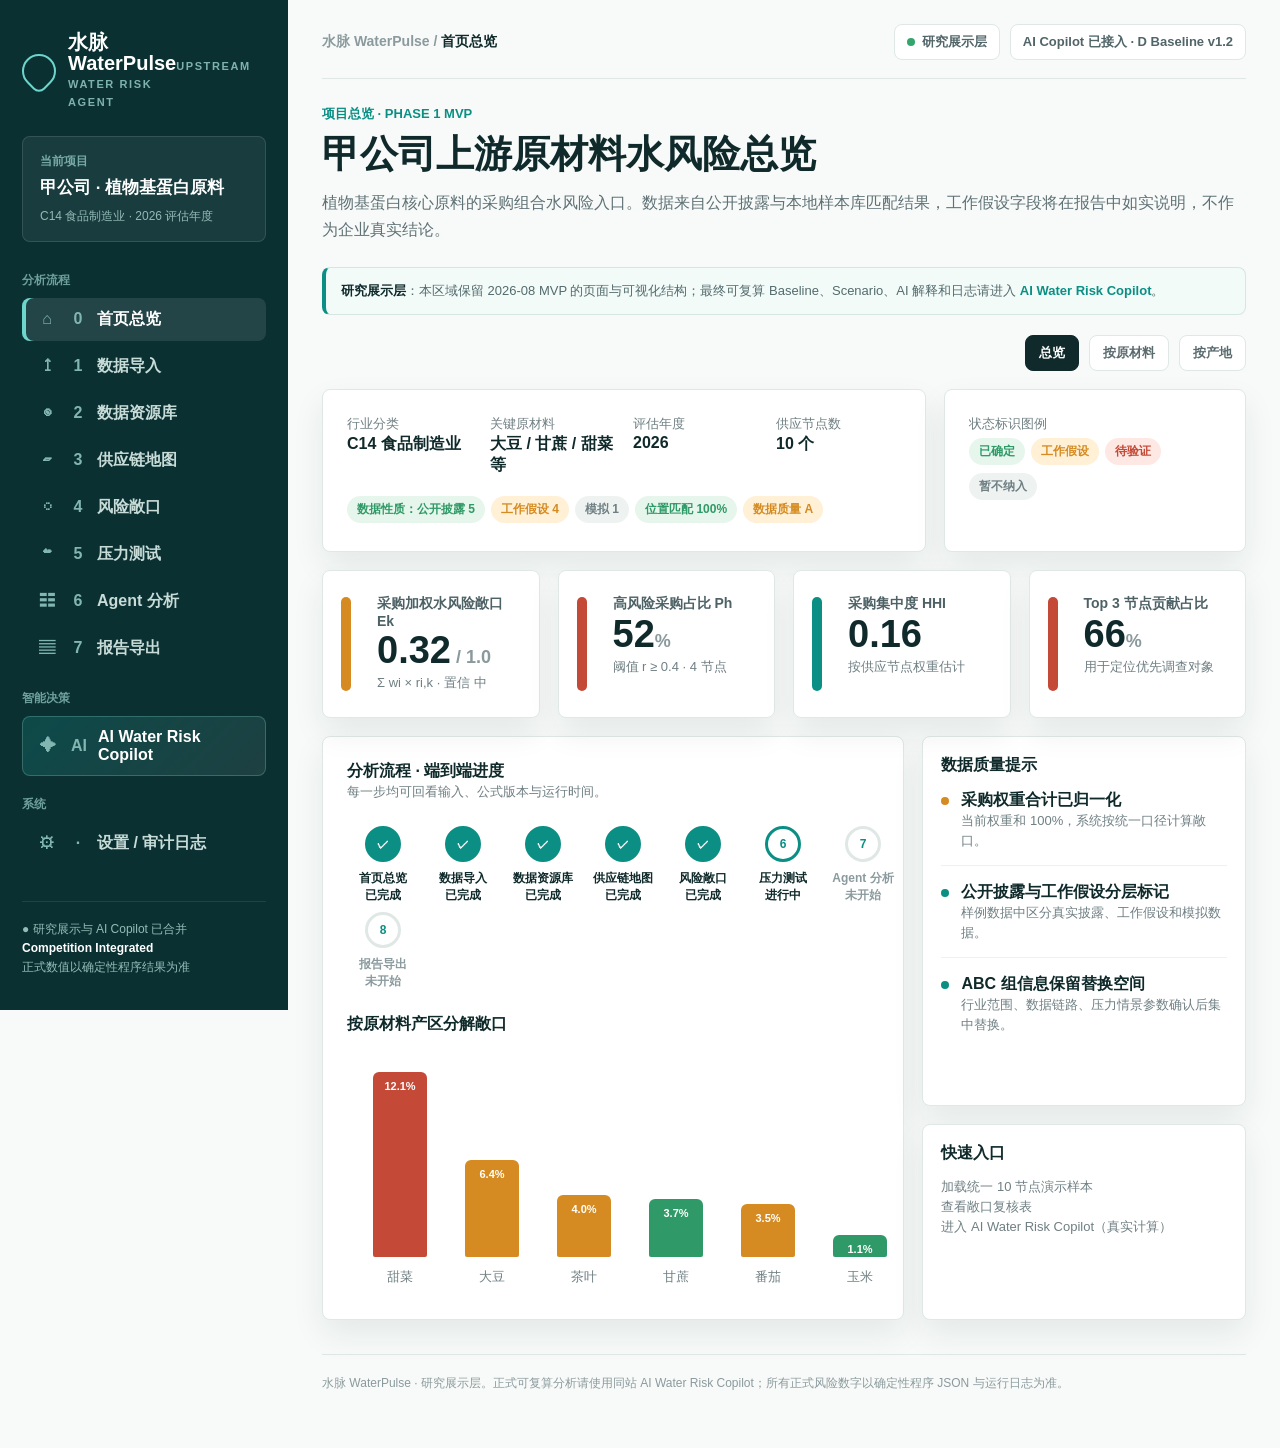
<file: legacy_site/index.html>
<!doctype html>
<html lang="zh-CN">
<head>
  <meta charset="utf-8" />
  <meta name="viewport" content="width=device-width, initial-scale=1" />
  <title>水脉 WaterPulse · 首页总览</title>
  <link rel="stylesheet" href="assets/app.css" />
</head>
<body data-page="home">
  <div id="app"></div>
  <script src="assets/site.js"></script>
</body>
</html>
</file>
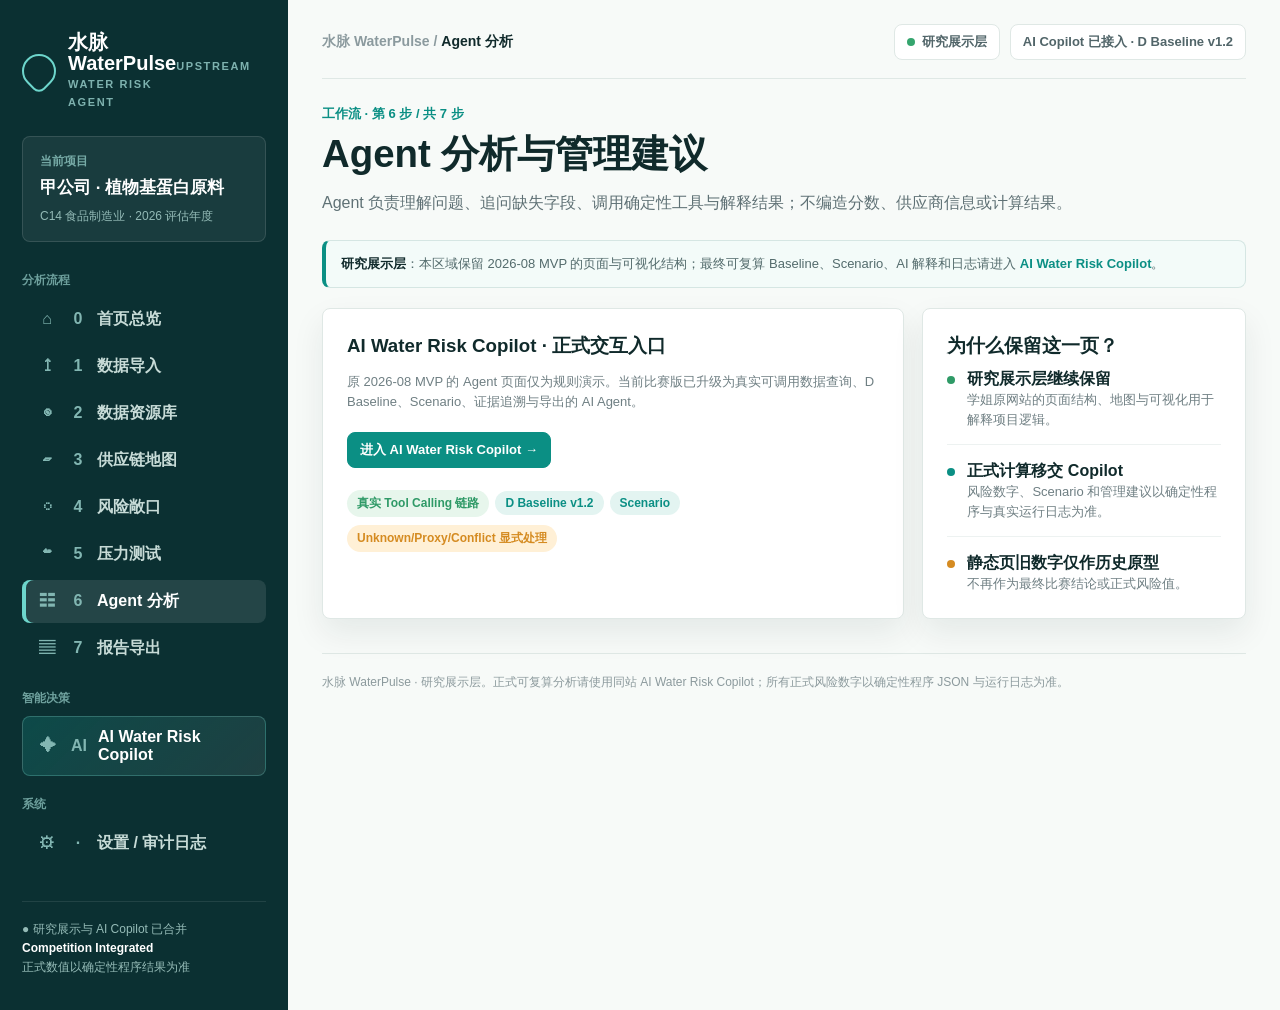
<file: legacy_site/agent-analysis.html>
<!doctype html>
<html lang="zh-CN">
<head>
  <meta charset="utf-8" />
  <meta name="viewport" content="width=device-width, initial-scale=1" />
  <title>水脉 WaterPulse · Agent 分析</title>
  <link rel="stylesheet" href="assets/app.css" />
</head>
<body data-page="agent">
  <div id="app"></div>
  <script src="assets/site.js"></script>
</body>
</html>
</file>
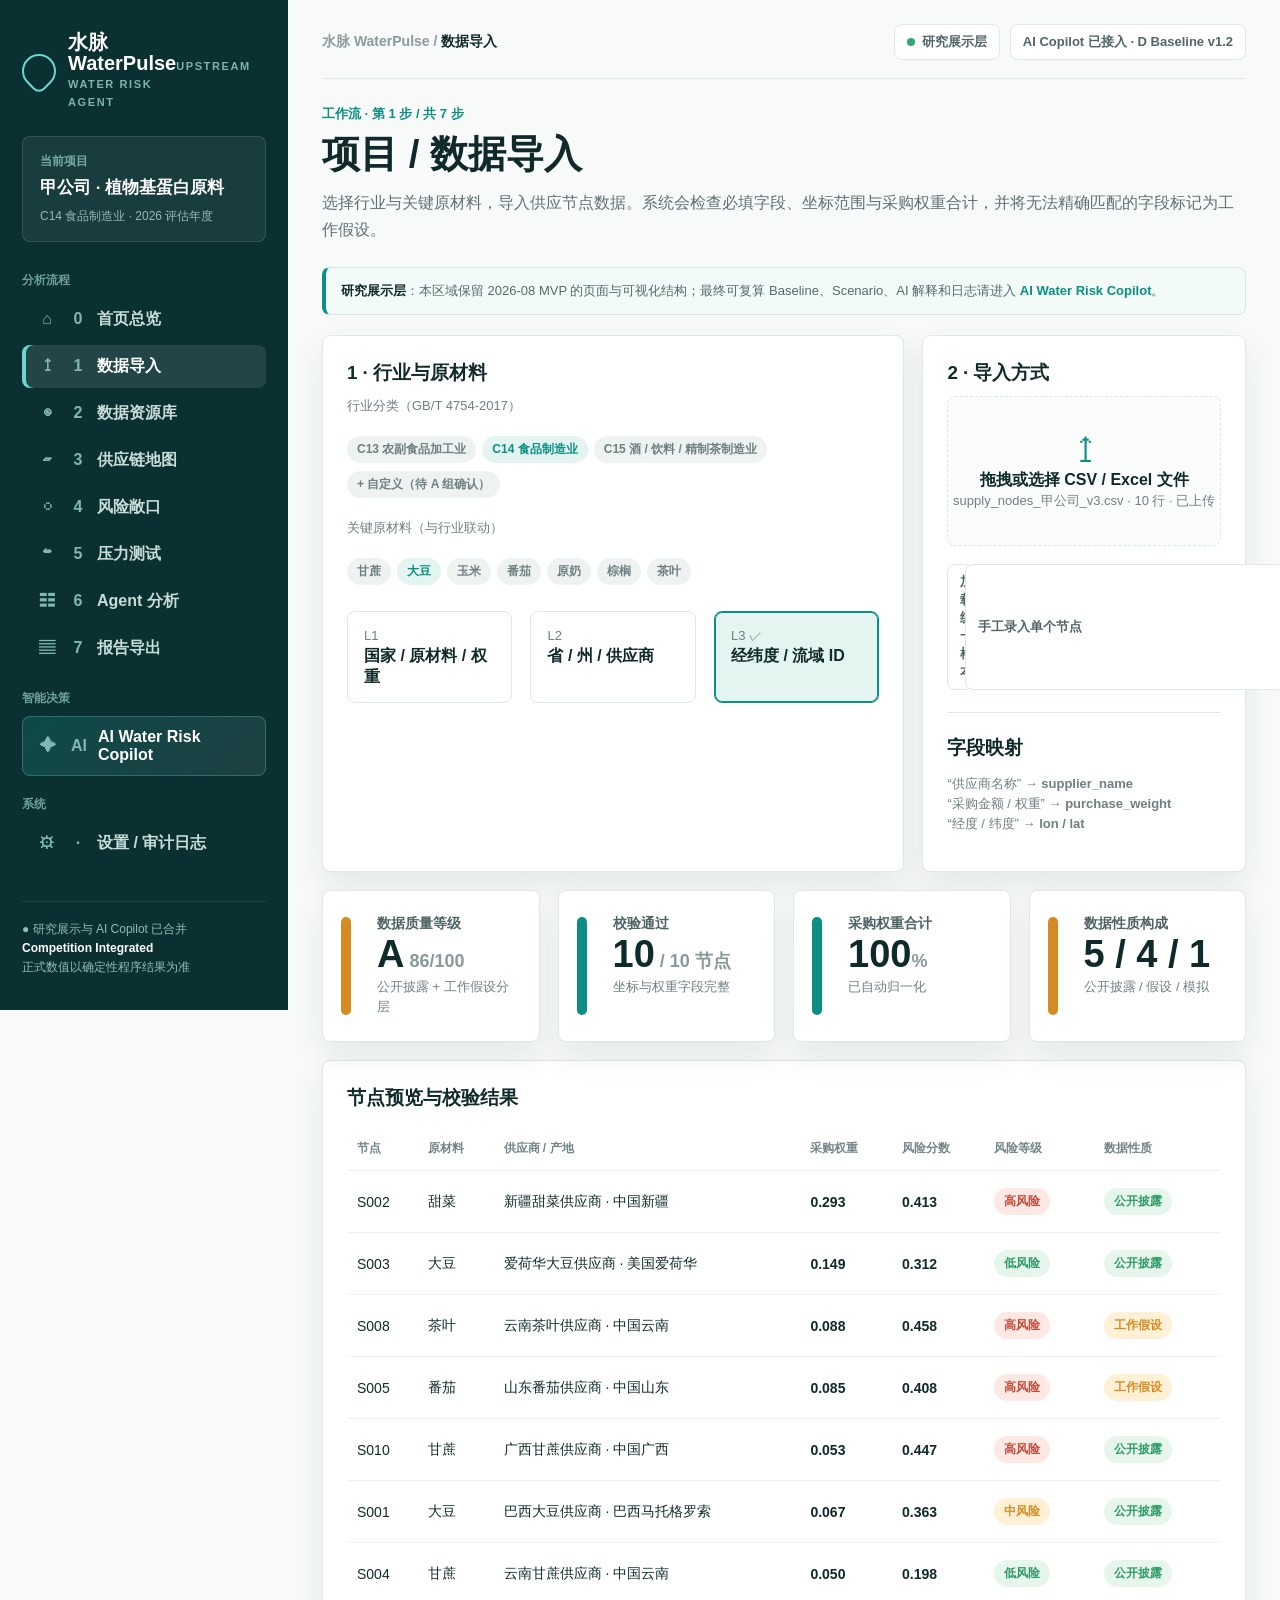
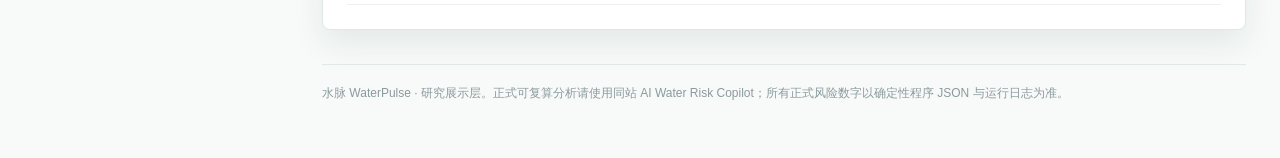
<file: legacy_site/data-import.html>
<!doctype html>
<html lang="zh-CN">
<head>
  <meta charset="utf-8" />
  <meta name="viewport" content="width=device-width, initial-scale=1" />
  <title>水脉 WaterPulse · 数据导入</title>
  <link rel="stylesheet" href="assets/app.css" />
</head>
<body data-page="import">
  <div id="app"></div>
  <script src="assets/site.js"></script>
</body>
</html>
</file>
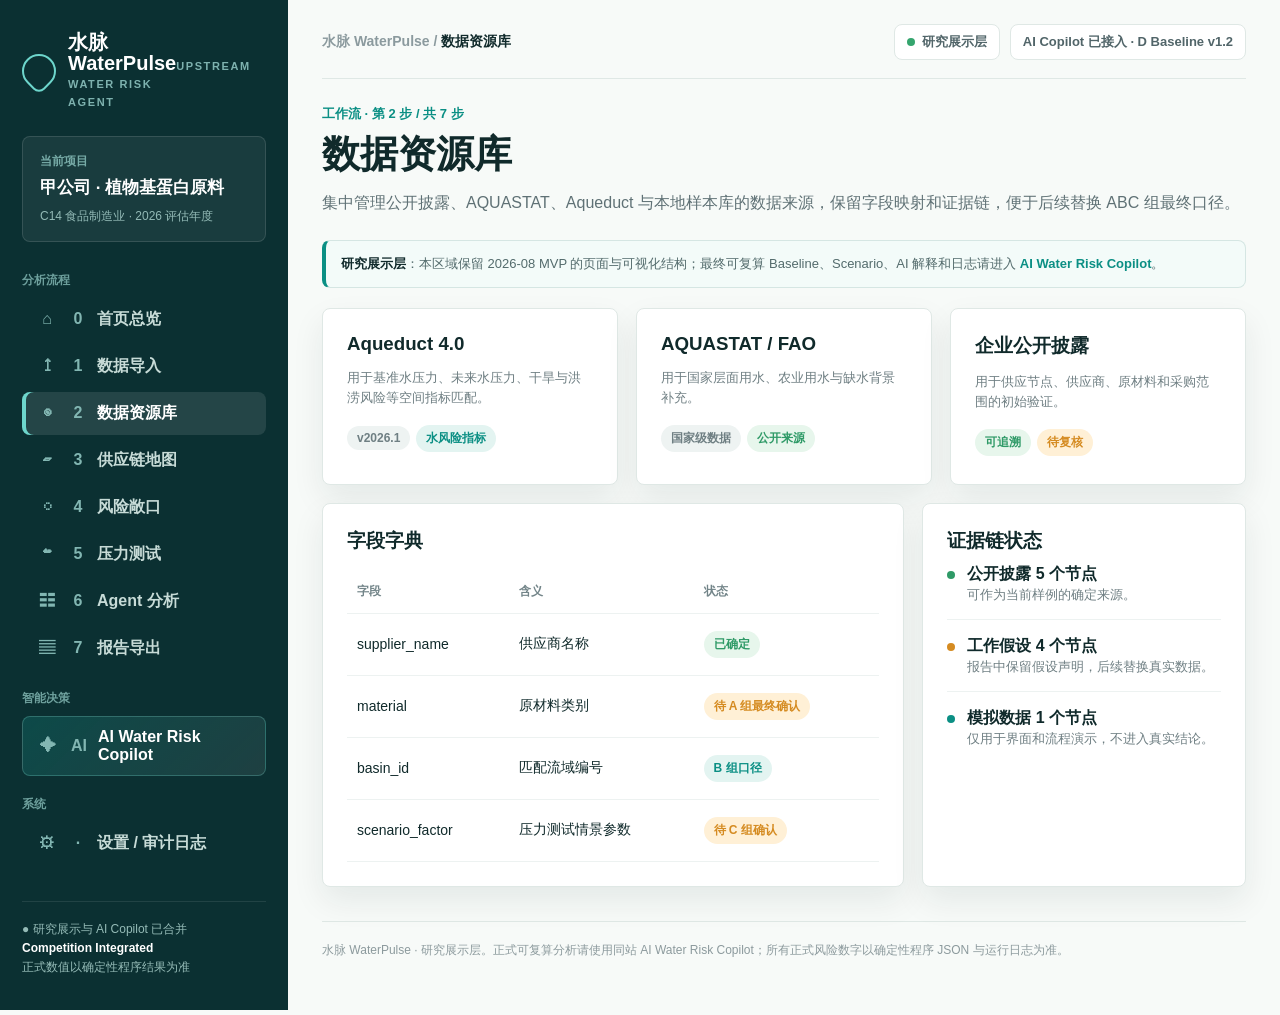
<file: legacy_site/data-library.html>
<!doctype html>
<html lang="zh-CN">
<head>
  <meta charset="utf-8" />
  <meta name="viewport" content="width=device-width, initial-scale=1" />
  <title>水脉 WaterPulse · 数据资源库</title>
  <link rel="stylesheet" href="assets/app.css" />
</head>
<body data-page="library">
  <div id="app"></div>
  <script src="assets/site.js"></script>
</body>
</html>
</file>
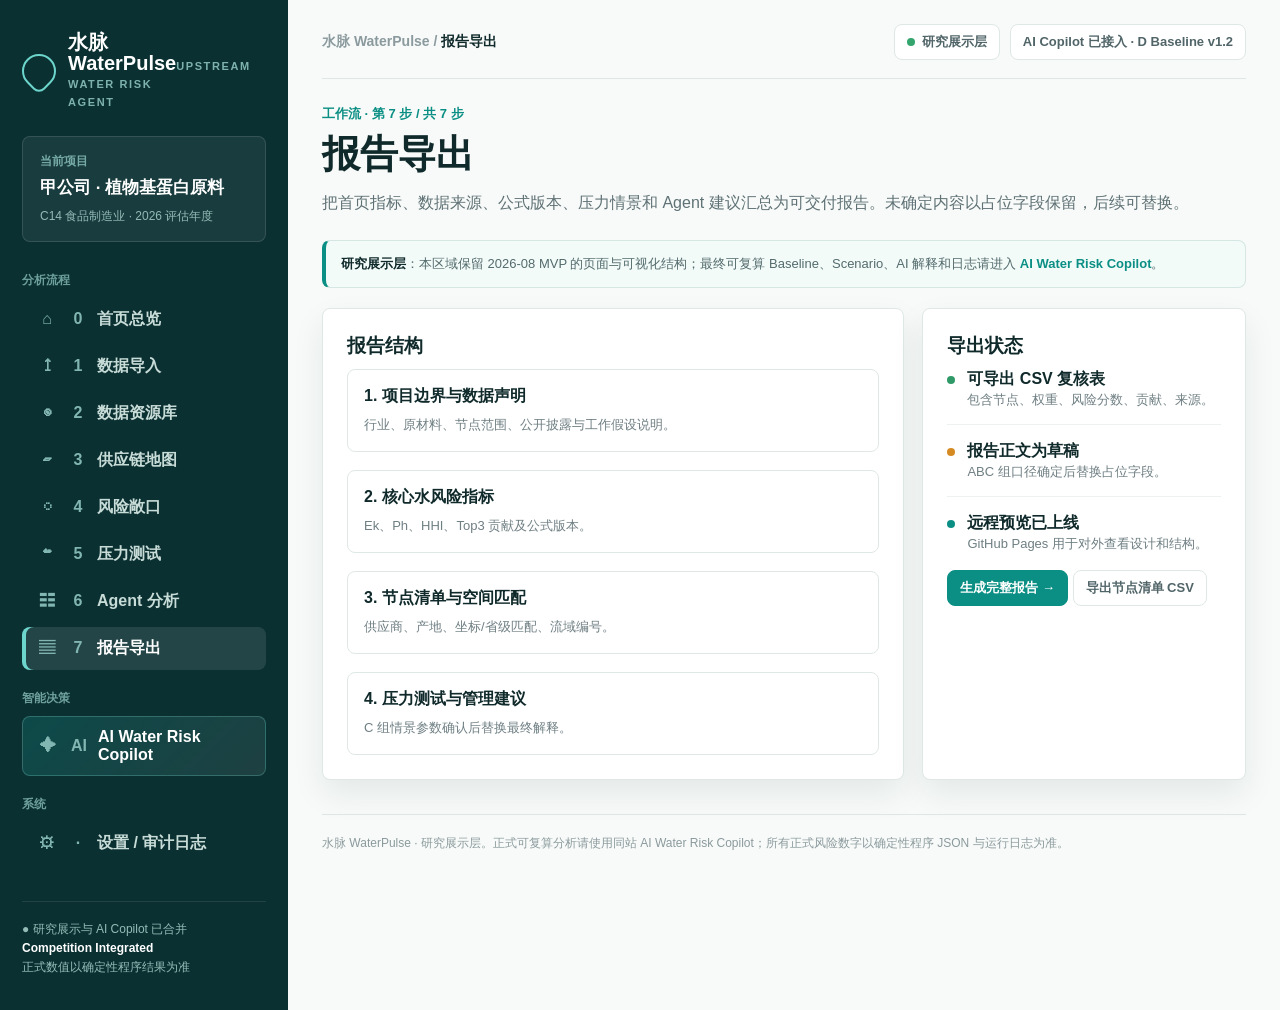
<file: legacy_site/report-export.html>
<!doctype html>
<html lang="zh-CN">
<head>
  <meta charset="utf-8" />
  <meta name="viewport" content="width=device-width, initial-scale=1" />
  <title>水脉 WaterPulse · 报告导出</title>
  <link rel="stylesheet" href="assets/app.css" />
</head>
<body data-page="report">
  <div id="app"></div>
  <script src="assets/site.js"></script>
</body>
</html>
</file>
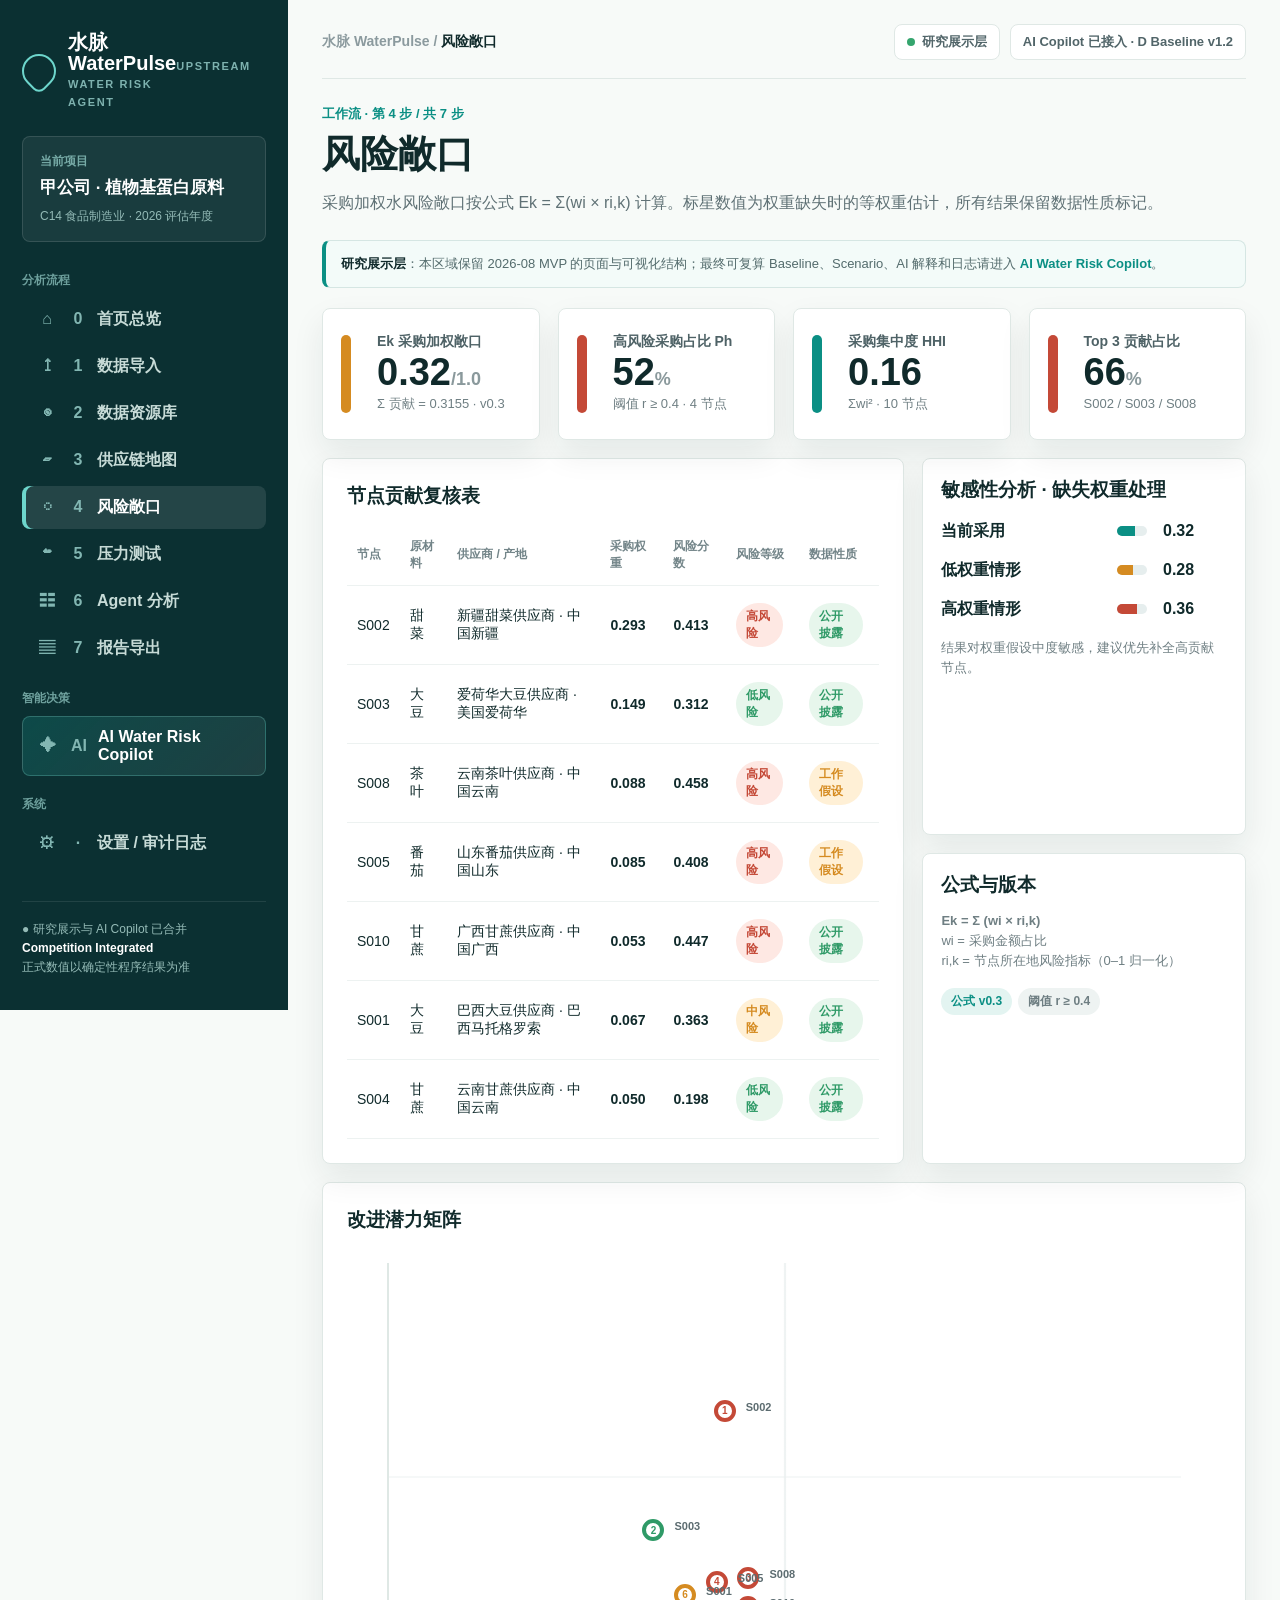
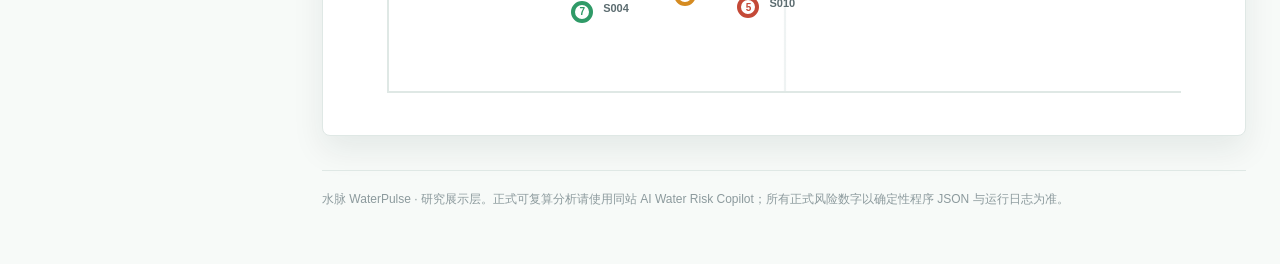
<file: legacy_site/risk-exposure.html>
<!doctype html>
<html lang="zh-CN">
<head>
  <meta charset="utf-8" />
  <meta name="viewport" content="width=device-width, initial-scale=1" />
  <title>水脉 WaterPulse · 风险敞口</title>
  <link rel="stylesheet" href="assets/app.css" />
</head>
<body data-page="risk">
  <div id="app"></div>
  <script src="assets/site.js"></script>
</body>
</html>
</file>
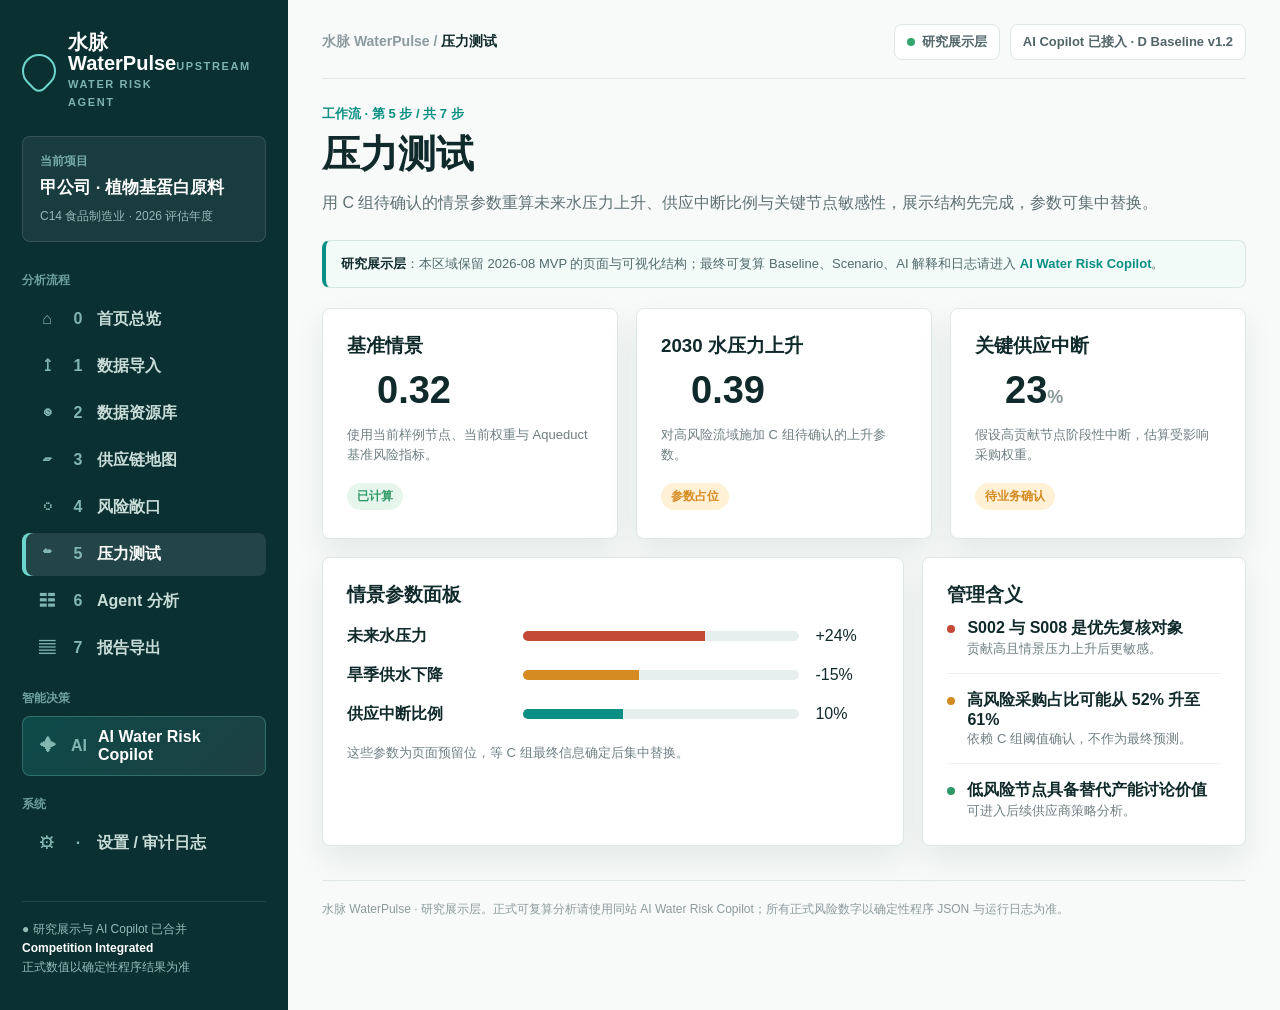
<file: legacy_site/stress-test.html>
<!doctype html>
<html lang="zh-CN">
<head>
  <meta charset="utf-8" />
  <meta name="viewport" content="width=device-width, initial-scale=1" />
  <title>水脉 WaterPulse · 压力测试</title>
  <link rel="stylesheet" href="assets/app.css" />
</head>
<body data-page="stress">
  <div id="app"></div>
  <script src="assets/site.js"></script>
</body>
</html>
</file>
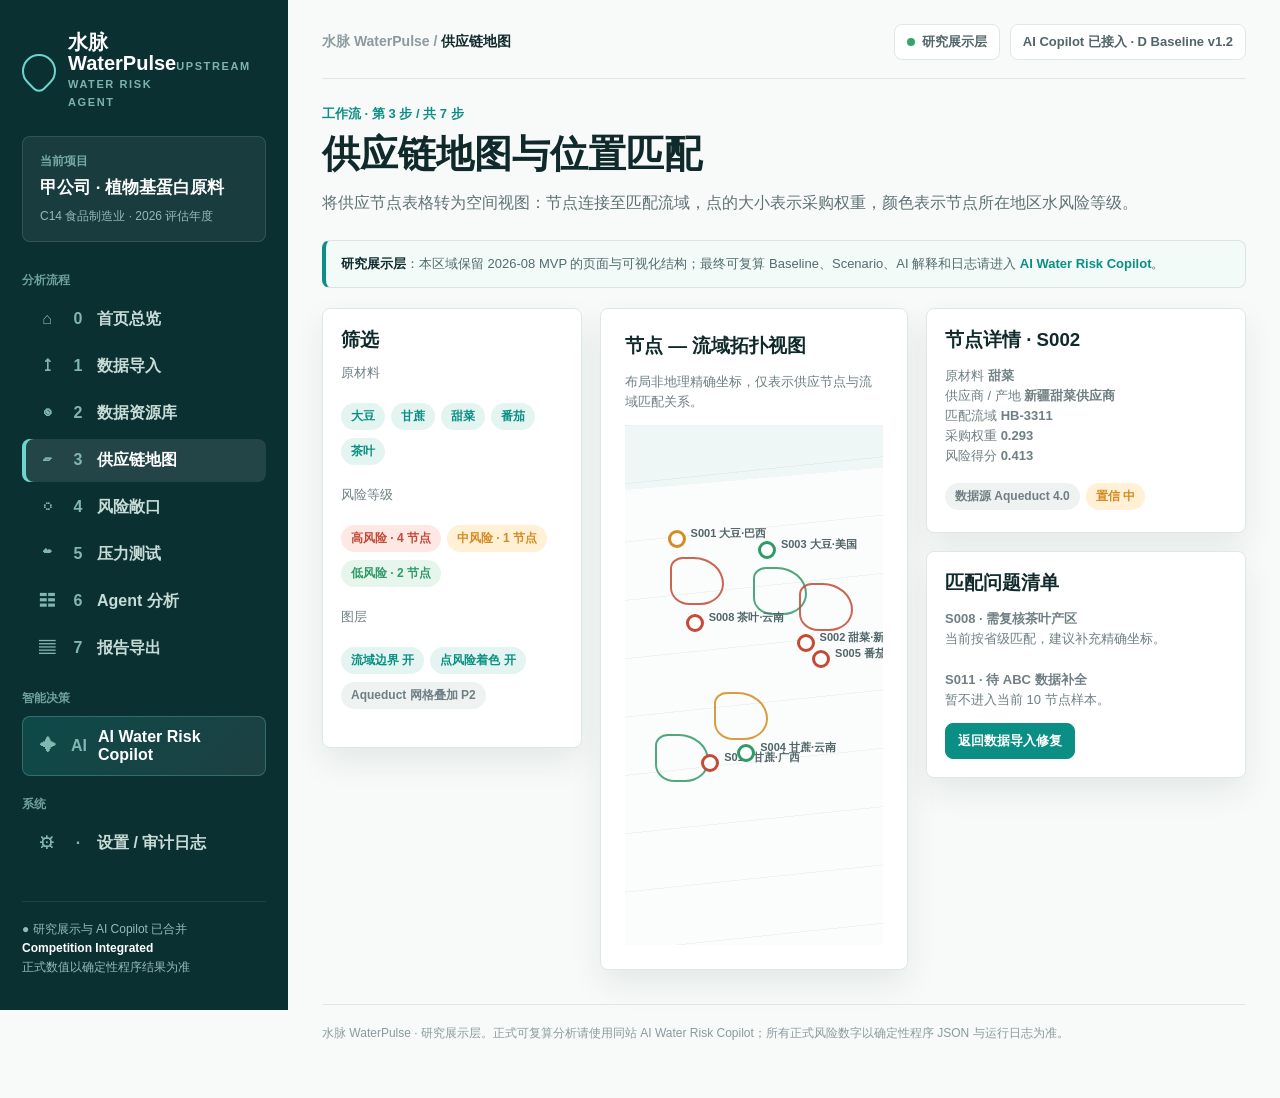
<file: legacy_site/supply-map.html>
<!doctype html>
<html lang="zh-CN">
<head>
  <meta charset="utf-8" />
  <meta name="viewport" content="width=device-width, initial-scale=1" />
  <title>水脉 WaterPulse · 供应链地图</title>
  <link rel="stylesheet" href="assets/app.css" />
</head>
<body data-page="map">
  <div id="app"></div>
  <script src="assets/site.js"></script>
</body>
</html>
</file>
<file: legacy_site/assets/app.css>
:root {
  --nav: #0b3032;
  --nav-2: #173f41;
  --ink: #102a2b;
  --muted: #6f7f83;
  --line: #dfe8e5;
  --wash: #f7faf8;
  --panel: #ffffff;
  --teal: #0b8f84;
  --aqua: #6dd6cc;
  --green: #2f9a67;
  --amber: #d58b21;
  --red: #c44937;
  --green-soft: #e7f6ec;
  --amber-soft: #fff0d6;
  --red-soft: #fee8e3;
  --teal-soft: #e3f4f1;
  --shadow: 0 14px 32px rgba(16, 42, 43, 0.08);
}

* { box-sizing: border-box; }
body {
  margin: 0;
  background: var(--wash);
  color: var(--ink);
  font-family: Inter, "Microsoft YaHei", "PingFang SC", Arial, sans-serif;
  letter-spacing: 0;
}
a { color: inherit; text-decoration: none; }
.app { min-height: 100vh; display: grid; grid-template-columns: 288px minmax(0, 1fr); }
.sidebar { background: var(--nav); color: #c9ddda; padding: 32px 22px; min-height: 100vh; position: sticky; top: 0; align-self: start; }
.logo { display: flex; align-items: center; gap: 12px; margin-bottom: 26px; }
.drop { width: 34px; height: 34px; border: 2px solid var(--aqua); border-radius: 50% 50% 50% 8px; transform: rotate(-45deg); flex: 0 0 auto; }
.brand { color: #fff; font-size: 20px; line-height: 1.05; font-weight: 850; }
.brand-sub { color: #7eb2af; font-size: 11px; font-weight: 780; letter-spacing: 1.6px; line-height: 1.25; margin-top: 3px; }
.project { border: 1px solid rgba(255,255,255,0.12); background: rgba(255,255,255,0.06); border-radius: 8px; padding: 16px 17px; margin-bottom: 30px; }
.label { color: #76aaa6; font-size: 12px; font-weight: 760; margin-bottom: 7px; }
.project strong { display: block; color: #fff; font-size: 17px; line-height: 1.35; margin-bottom: 6px; }
.project span { color: #93bab6; font-size: 12px; }
.nav-title { color: #6ea09d; font-size: 12px; font-weight: 780; margin: 20px 0 9px; }
.nav-item { display: grid; grid-template-columns: 24px 22px 1fr; gap: 8px; align-items: center; padding: 11px 13px; border-radius: 8px; color: #c7dbd7; font-weight: 720; margin: 4px 0; }
.nav-item:hover, .nav-item.active { background: rgba(255,255,255,0.10); color: #fff; }
.nav-item.active { box-shadow: inset 4px 0 0 var(--aqua); }
.nav-muted { color: #82b6b2; text-align: center; }
.side-foot { border-top: 1px solid rgba(255,255,255,0.09); margin-top: 36px; padding-top: 18px; color: #95bbb7; font-size: 12px; line-height: 1.6; }
main { padding: 24px 34px 56px; }
.topbar { display: flex; justify-content: space-between; align-items: center; border-bottom: 1px solid var(--line); padding-bottom: 18px; margin-bottom: 26px; gap: 16px; }
.crumb { color: #8b9a9e; font-weight: 720; font-size: 14px; }
.crumb strong { color: var(--ink); }
.actions { display: flex; gap: 10px; flex-wrap: wrap; justify-content: flex-end; }
.chip, .button { border: 1px solid var(--line); background: #fff; color: #516569; border-radius: 8px; padding: 8px 12px; font-size: 13px; font-weight: 760; display: inline-flex; gap: 7px; align-items: center; }
.button.primary { background: var(--teal); border-color: var(--teal); color: #fff; }
.dot { width: 8px; height: 8px; border-radius: 50%; background: #35a56e; }
.kicker { color: var(--teal); font-size: 13px; font-weight: 840; margin-bottom: 9px; }
h1 { font-size: clamp(30px, 3vw, 42px); line-height: 1.12; margin: 0 0 14px; letter-spacing: 0; }
h2, h3 { margin: 0 0 10px; }
.lead { color: #5f7175; line-height: 1.7; max-width: 980px; margin: 0 0 24px; }
.tabs { display: flex; gap: 10px; justify-content: flex-end; margin-bottom: 18px; }
.tab { border: 1px solid var(--line); background: #fff; color: #5a6b6f; border-radius: 8px; padding: 8px 13px; font-size: 13px; font-weight: 800; }
.tab.active { background: var(--ink); color: #fff; border-color: var(--ink); }
.grid { display: grid; gap: 18px; }
.overview { grid-template-columns: 2fr 1fr; }
.metrics { grid-template-columns: repeat(4, minmax(0, 1fr)); }
.two { grid-template-columns: minmax(0, 1.8fr) minmax(320px, 1fr); }
.three { grid-template-columns: repeat(3, minmax(0, 1fr)); }
.four { grid-template-columns: repeat(4, minmax(0, 1fr)); }
.map-layout { grid-template-columns: 260px minmax(0, 1fr) 320px; align-items: start; }
.panel, .panel-tight { background: var(--panel); border: 1px solid var(--line); border-radius: 8px; box-shadow: var(--shadow); }
.panel { padding: 24px; }
.panel-tight { padding: 18px; }
.mini-grid { display: grid; grid-template-columns: repeat(4, minmax(0, 1fr)); gap: 18px; }
.strong { font-size: 16px; font-weight: 850; color: var(--ink); }
.muted { color: var(--muted); font-size: 13px; line-height: 1.55; }
.badge { display: inline-flex; align-items: center; border-radius: 999px; padding: 5px 10px; font-size: 12px; font-weight: 820; margin: 4px 6px 4px 0; }
.green { background: var(--green-soft); color: var(--green); }
.amber { background: var(--amber-soft); color: var(--amber); }
.red { background: var(--red-soft); color: var(--red); }
.gray { background: #eef3f2; color: #6f7f83; }
.teal { background: var(--teal-soft); color: var(--teal); }
.metric { position: relative; min-height: 132px; overflow: hidden; }
.metric::before { content: ""; position: absolute; left: 18px; top: 26px; bottom: 26px; width: 10px; border-radius: 99px; background: var(--line); }
.metric.amberbar::before { background: var(--amber); }
.metric.redbar::before { background: var(--red); }
.metric.greenbar::before { background: var(--teal); }
.metric-label { margin-left: 30px; color: #4e6266; font-weight: 820; font-size: 14px; }
.metric-value { margin-left: 30px; font-size: 38px; font-weight: 900; letter-spacing: 0; line-height: 1.15; color: var(--ink); }
.metric-value small { font-size: 18px; color: #8a999c; }
.metric .muted { margin-left: 30px; }
.progress { display: grid; grid-template-columns: repeat(7, minmax(72px, 1fr)); gap: 8px; margin: 24px 0; position: relative; }
.step { text-align: center; color: #8b9a9e; font-size: 12px; font-weight: 760; }
.bubble { width: 36px; height: 36px; border-radius: 50%; border: 3px solid var(--line); background: #fff; display: grid; place-items: center; margin: 0 auto 8px; color: var(--teal); font-weight: 900; }
.step.done .bubble, .step.active .bubble { background: var(--teal); border-color: var(--teal); color: #fff; }
.step.active .bubble { background: #fff; color: var(--teal); }
.step.done, .step.active { color: var(--ink); }
.bars { height: 260px; display: flex; align-items: flex-end; gap: 34px; padding: 28px 24px 8px; }
.bar-wrap { text-align: center; min-width: 58px; }
.bar { width: 54px; border-radius: 6px 6px 2px 2px; margin: 0 auto 10px; display: grid; align-items: start; justify-items: center; color: #fff; font-size: 11px; font-weight: 800; padding-top: 8px; }
.bar.amberbar { background: var(--amber); }
.bar.redbar { background: var(--red); }
.bar.greenbar { background: var(--green); }
.list { display: grid; gap: 16px; }
.list-item { display: flex; gap: 12px; border-bottom: 1px solid #edf2f1; padding-bottom: 14px; }
.list-item:last-child { border-bottom: 0; padding-bottom: 0; }
.bullet { width: 8px; height: 8px; border-radius: 50%; margin-top: 7px; background: var(--teal); flex: 0 0 auto; }
.bullet.red { background: var(--red); }
.bullet.amber { background: var(--amber); }
.bullet.green { background: var(--green); }
table { width: 100%; border-collapse: collapse; font-size: 14px; margin-top: 16px; }
th, td { text-align: left; padding: 13px 10px; border-bottom: 1px solid #edf2f1; vertical-align: middle; }
th { color: #738589; font-size: 12px; }
.num { font-variant-numeric: tabular-nums; font-weight: 800; }
.upload-box { border: 1.5px dashed var(--line); border-radius: 8px; min-height: 150px; display: grid; place-items: center; text-align: center; background: #fbfdfc; }
.select-card { border: 1px solid var(--line); border-radius: 8px; padding: 14px 16px; background: #fff; }
.select-card.active { border-color: var(--teal); background: var(--teal-soft); box-shadow: inset 0 0 0 1px var(--teal); }
.map-canvas { height: 520px; position: relative; overflow: hidden; background: linear-gradient(175deg, rgba(11,143,132,0.05) 0 12%, transparent 12% 100%), repeating-linear-gradient(174deg, rgba(11,48,50,0.05) 0 1px, transparent 1px 58px), #fbfdfc; }
.map-node, .basin { position: absolute; transform: translate(-50%, -50%); }
.map-node { width: 18px; height: 18px; border: 3px solid currentColor; background: #fff; border-radius: 50%; z-index: 2; }
.map-node::after { content: attr(data-label); position: absolute; left: 20px; top: -7px; white-space: nowrap; color: #516569; font-size: 11px; font-weight: 760; }
.basin { width: 54px; height: 48px; border: 2px solid currentColor; border-radius: 30% 70% 55% 45%; opacity: 0.85; }
.risk-red { color: var(--red); }
.risk-amber { color: var(--amber); }
.risk-green { color: var(--green); }
.scatter { height: 430px; position: relative; border-left: 2px solid var(--line); border-bottom: 2px solid var(--line); margin: 30px 40px 18px; background: linear-gradient(90deg, transparent 49.8%, #e8eeee 50%, transparent 50.2%), linear-gradient(0deg, transparent 49.8%, #e8eeee 50%, transparent 50.2%); }
.point { position: absolute; width: 22px; height: 22px; border-radius: 50%; border: 4px solid currentColor; background: #fff; display: grid; place-items: center; font-size: 10px; font-weight: 900; }
.point span { position: absolute; left: 28px; top: -3px; color: #5c6c70; font-size: 11px; white-space: nowrap; }
.scenario-row { display: grid; grid-template-columns: 160px minmax(0, 1fr) 64px; gap: 16px; align-items: center; margin: 18px 0; }
.track { height: 10px; border-radius: 99px; background: #e6eeee; overflow: hidden; }
.fill { height: 100%; background: var(--teal); }
.fill.red { background: var(--red); }
.fill.amber { background: var(--amber); }
.chat { display: grid; gap: 14px; margin-top: 18px; }
.msg { max-width: 78%; border-radius: 8px; padding: 13px 16px; line-height: 1.65; font-weight: 720; }
.msg.user { justify-self: end; background: var(--nav); color: #fff; }
.msg.agent { justify-self: start; background: #fff; border: 1px solid var(--line); }
.tool { display: inline-flex; background: var(--teal-soft); color: var(--teal); border-radius: 8px; padding: 8px 12px; font-size: 12px; font-weight: 820; }
.report-section { border: 1px solid var(--line); border-radius: 8px; padding: 16px; display: grid; gap: 8px; background: #fff; }
footer { color: #8c9a9d; font-size: 12px; margin-top: 34px; padding-top: 20px; border-top: 1px solid var(--line); }
@media (max-width: 1180px) {
  .app { grid-template-columns: 1fr; }
  .sidebar { position: static; min-height: auto; }
  .metrics, .overview, .two, .three, .four, .map-layout { grid-template-columns: 1fr; }
}
@media (max-width: 720px) {
  main { padding: 20px 16px 44px; }
  .sidebar { padding: 22px 16px; }
  .topbar { align-items: flex-start; flex-direction: column; }
  .mini-grid, .progress { grid-template-columns: 1fr 1fr; }
  .bars { gap: 14px; overflow-x: auto; justify-content: flex-start; }
  .map-canvas { height: 440px; }
}

.copilot-entry{background:linear-gradient(135deg,rgba(23,167,155,.22),rgba(255,255,255,.08));border:1px solid rgba(126,214,205,.28);color:#fff!important}.copilot-entry:hover{background:rgba(23,167,155,.28)!important}.legacy-notice{margin:0 0 20px;padding:12px 15px;border:1px solid #d5e6e3;border-left:4px solid var(--teal);border-radius:8px;background:#f3fbf9;color:#536b6c;font-size:13px;line-height:1.65}.legacy-notice a{color:var(--teal);font-weight:850}.legacy-notice strong{color:var(--ink)}
</file>
